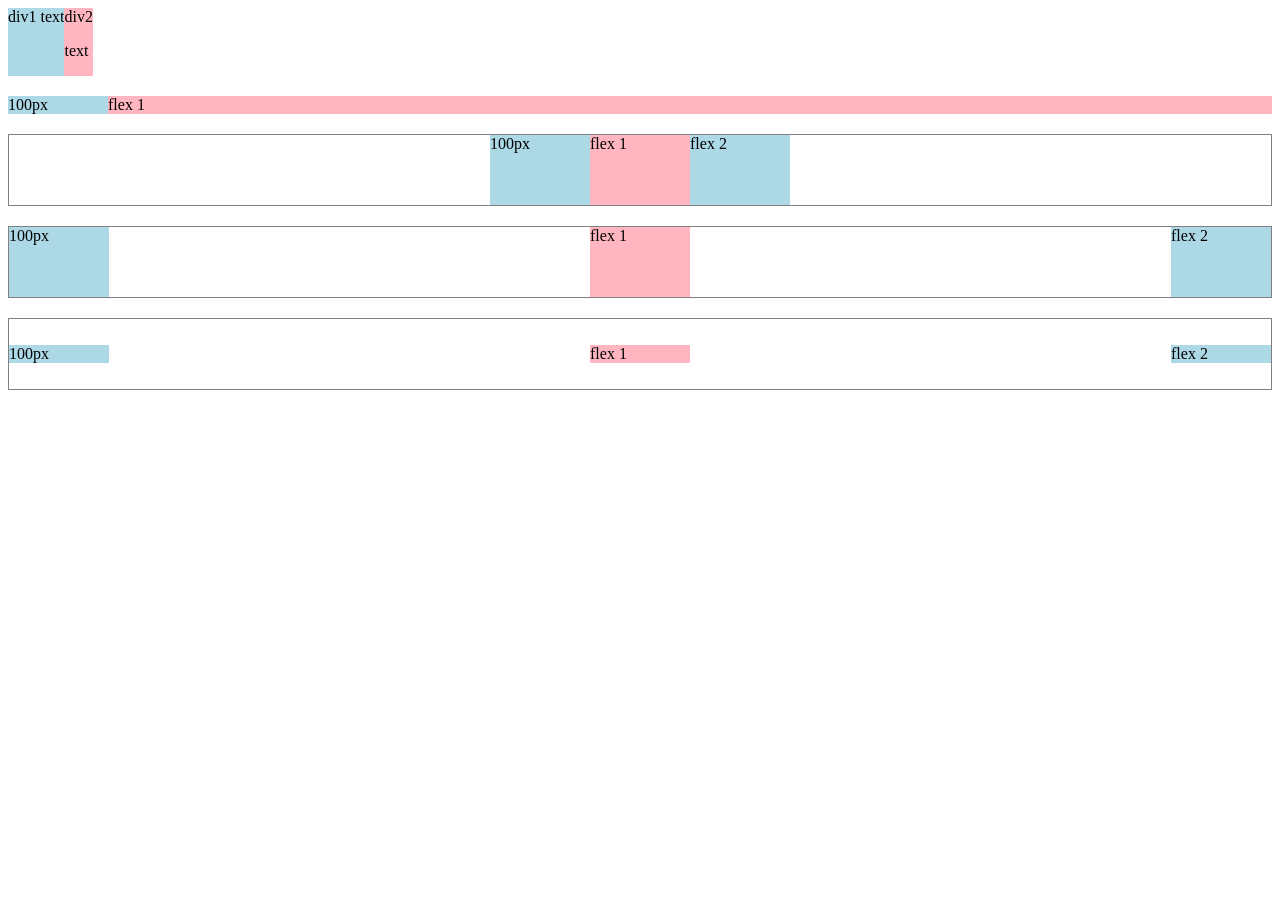
<file: flexbox.html>
<!DOCTYPE html>
<html lang="en">
  <head>
    <meta charset="UTF-8" />
    <meta name="viewport" content="width=device-width, initial-scale=1.0" />
    <title>Flexbox</title>
  </head>
  <body style="padding-bottom: 300px">
    <div style="display: flex; flex-direction: row">
      <div style="background-color: lightblue">div1 text</div>
      <div style="background: lightpink">
        div2
        <p>text</p>
      </div>
    </div>

    <div style="display: flex; flex-direction: row; margin-top: 20px">
      <div style="background-color: lightblue; width: 100px">100px</div>
      <div style="background: lightpink; flex: 1">flex 1</div>
    </div>

    <div
      style="
        height: 70px;
        border-width: 1px;
        border-style: solid;
        border-color: gray;
        display: flex;
        flex-direction: row;
        margin-top: 20px;
        justify-content: center;
      "
    >
      <div style="background-color: lightblue; width: 100px">100px</div>
      <div style="background: lightpink; width: 100px">flex 1</div>
      <div style="background-color: lightblue; width: 100px">flex 2</div>
    </div>

    <div
      style="
        height: 70px;
        border-width: 1px;
        border-style: solid;
        border-color: gray;
        display: flex;
        flex-direction: row;
        margin-top: 20px;
        justify-content: space-between;
      "
    >
      <div style="background-color: lightblue; width: 100px">100px</div>
      <div style="background: lightpink; width: 100px">flex 1</div>
      <div style="background-color: lightblue; width: 100px">flex 2</div>
    </div>

    <div
      style="
        height: 70px;
        border-width: 1px;
        border-style: solid;
        border-color: gray;
        display: flex;
        flex-direction: row;
        margin-top: 20px;
        justify-content: space-between;
        align-items: center;
      "
    >
      <div style="background-color: lightblue; width: 100px">100px</div>
      <div style="background: lightpink; width: 100px">flex 1</div>
      <div style="background-color: lightblue; width: 100px">flex 2</div>
    </div>
  </body>
</html>
</file>
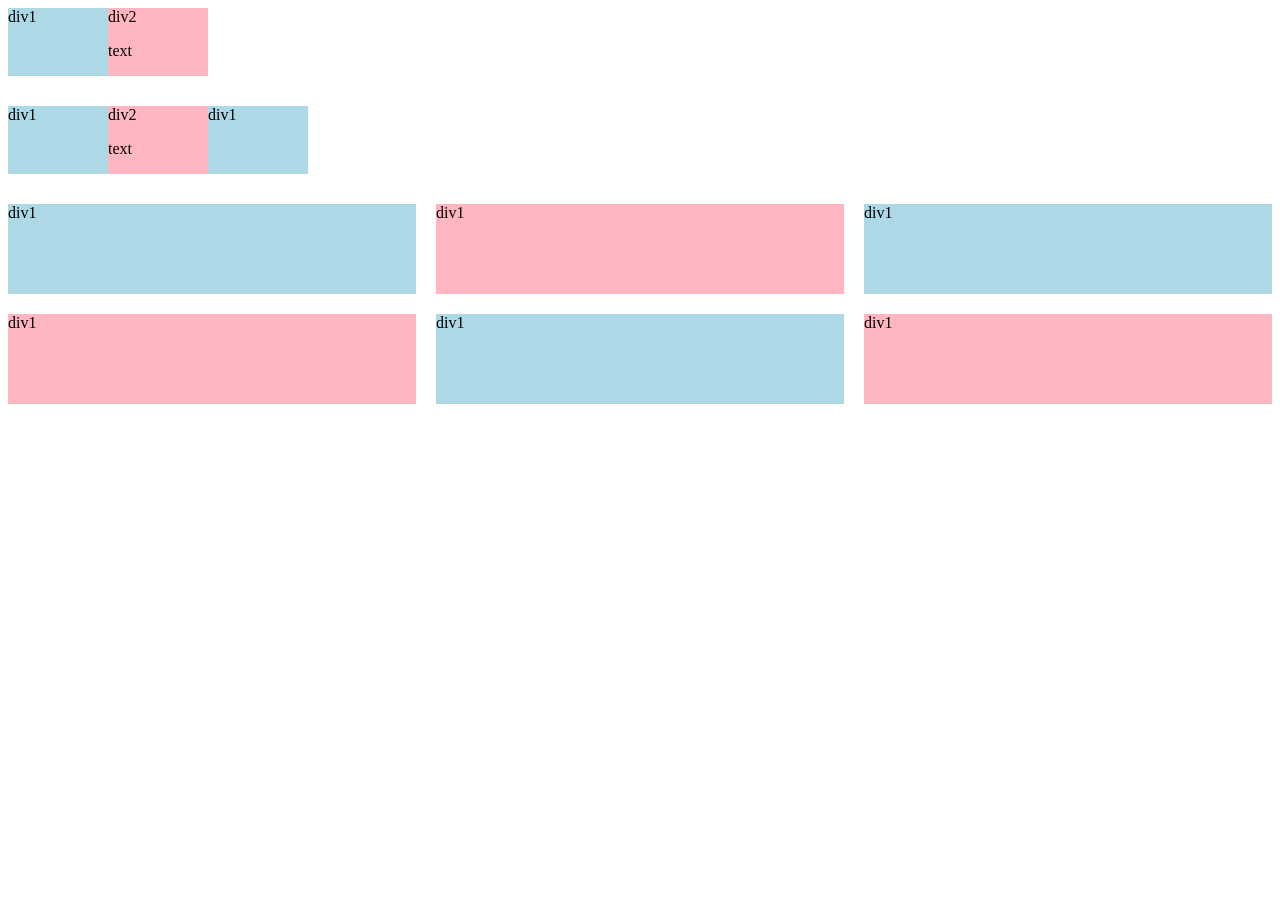
<file: grid.html>
<!DOCTYPE html>
<html lang="en">
  <head>
    <meta charset="UTF-8" />
    <meta name="viewport" content="width=device-width, initial-scale=1.0" />
    <title>Grid Practice</title>
  </head>
  <body>
    <div style="display: grid; grid-template-columns: 100px 100px">
      <div style="background-color: lightblue">div1</div>
      <div style="background-color: lightpink">
        div2
        <p>text</p>
      </div>
    </div>

    <div
      style="
        margin-top: 30px;
        display: grid;
        grid-template-columns: 100px 100px 100px;
      "
    >
      <div style="background-color: lightblue">div1</div>
      <div style="background-color: lightpink">
        div2
        <p>text</p>
      </div>
      <div style="background-color: lightblue">div1</div>
    </div>

    <div
      style="
        margin-top: 30px;
        display: grid;
        grid-template-columns: 1fr 1fr 1fr;
        height: 200px;
        column-gap: 20px;
        row-gap: 20px;
      "
    >
      <div style="background-color: lightblue">div1</div>
      <div style="background-color: lightpink">div1</div>
      <div style="background-color: lightblue">div1</div>
      <div style="background-color: lightpink">div1</div>
      <div style="background-color: lightblue">div1</div>
      <div style="background-color: lightpink">div1</div>
    </div>
  </body>
</html>
</file>
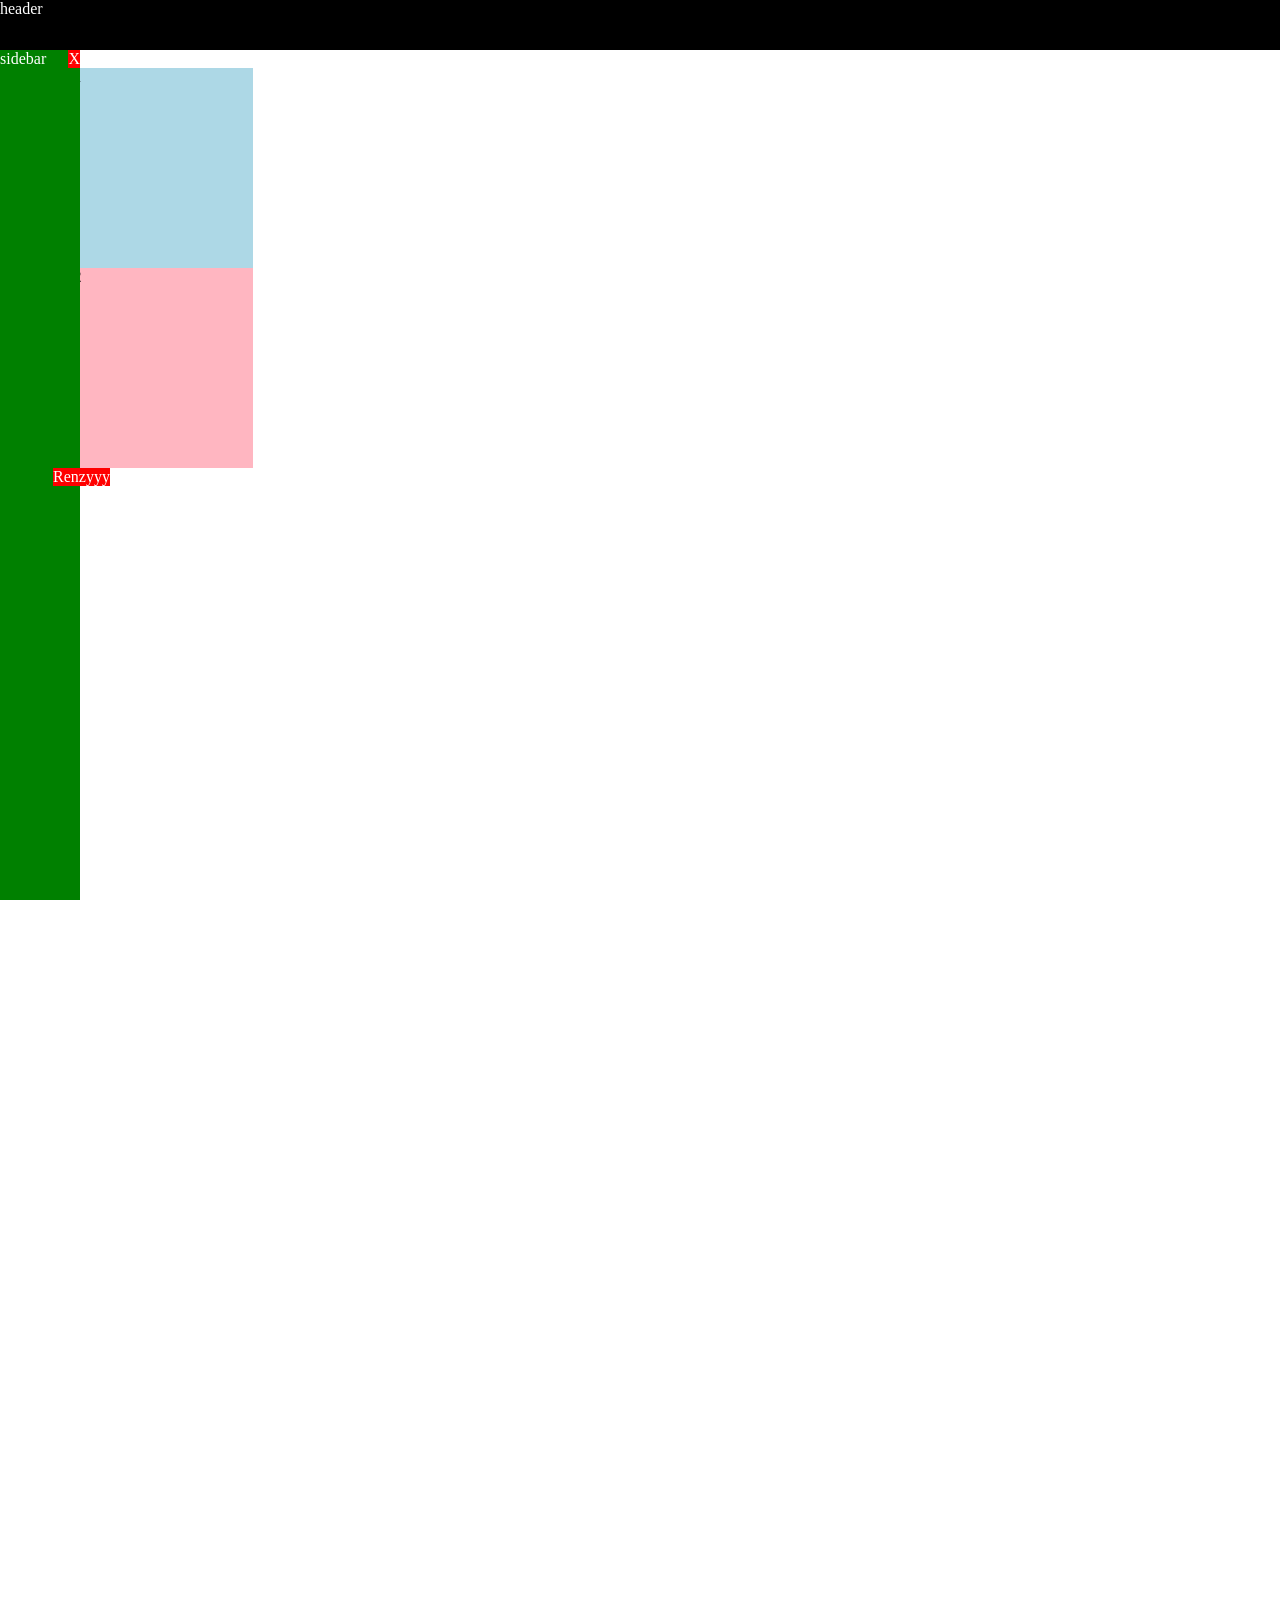
<file: position.html>
<!DOCTYPE html>
<html lang="en">
  <head>
    <meta charset="UTF-8" />
    <meta name="viewport" content="width=device-width, initial-scale=1.0" />
    <title>Position</title>
  </head>
  <body style="height: 3000px; padding-top: 60px; padding-left: 45px">
    <div
      style="
        background-color: black;
        color: white;
        position: fixed;
        top: 0;
        right: 0;
        left: 0;
        height: 50px;
        z-index: 1;
      "
    >
      header
    </div>
    <div
      style="
        background-color: green;
        color: white;
        position: fixed;
        left: 0;
        bottom: 0;
        top: 50px;
        width: 80px;
      "
    >
      sidebar
      <div
        style="
          position: absolute;
          background-color: red;
          color: white;
          top: 0;
          right: 0;
        "
      >
        X
      </div>
    </div>

    <div style="background-color: lightblue; height: 200px; width: 200px">
      div1
    </div>
    <div style="background-color: lightpink; height: 200px; width: 200px">
      div2
    </div>
    <div style="position: absolute; background-color: red; color: white">
      Renzyyy
    </div>
  </body>
</html>
</file>
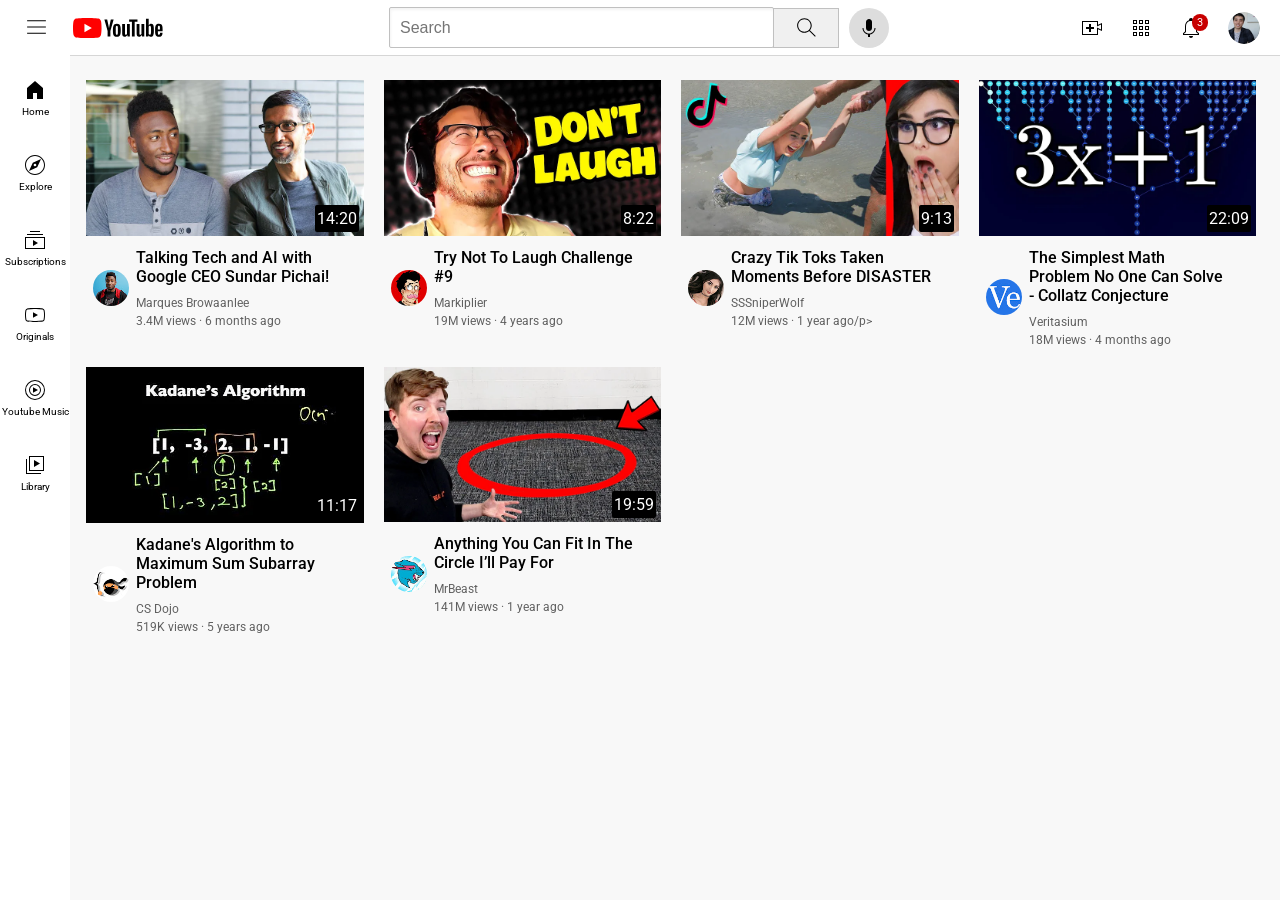
<file: youtube.html>
<!DOCTYPE html>
<html lang="en">
  <head>
    <meta charset="UTF-8" />
    <meta name="viewport" content="width=device-width, initial-scale=1.0" />
    <title>Youtube pag</title>

    <link rel="preconnect" href="https://fonts.googleapis.com" />
    <link rel="preconnect" href="https://fonts.gstatic.com" crossorigin />
    <link
      href="https://fonts.googleapis.com/css2?family=Roboto:ital,wght@0,100;0,300;0,400;0,500;0,700;0,900;1,100;1,300;1,400;1,500;1,700;1,900&display=swap"
      rel="stylesheet"
    />

    <link rel="stylesheet" href="styles2/video.css" />
    <link rel="stylesheet" href="styles2/header.css" />
    <link rel="stylesheet" href="styles2/general.css" />
    <link rel="stylesheet" href="styles2/sidebar.css" />
  </head>

  <body>
    <div class="header">
      <div class="left-section">
        <img class="hamburger-menu" src="icons/hamburger-menu.svg" />
        <img class="youtube-logo" src="icons/youtube-logo.svg" />
      </div>
      <div class="middle-section">
        <input class="search-bar" placeholder="Search" />
        <button class="search-button">
          <img class="search-icon" src="icons/search.svg" />
          <div class="tooltip">Search</div>
        </button>
        <button class="voice-search-button">
          <img class="voice-search-icon" src="icons/voice-search-icon.svg" />
          <div class="tooltip">Search with your voice</div>
        </button>
      </div>
      <div class="right-section">
        <div class="upload-icon-container">
          <img class="upload-icon" src="icons/upload.svg" />
          <div class="tooltip">Create</div>
        </div>
        <div class="youtube-apps-container">
          <img class="youtube-apps-icon" src="icons/youtube-apps.svg" />
          <div class="tooltip">Youtube apps</div>
        </div>
        <div class="notifications-icon-container">
          <img class="notifications-icon" src="icons/notifications.svg" />
          <div class="notifications-count">3</div>
          <div class="tooltip">Notifications</div>
        </div>
        <div class="thumbnails-icon-container">
          <img class="current-user-picture" src="thumbnails/my-channel.jpeg" />
        </div>
      </div>
    </div>

    <div class="sidebar">
      <div class="sidebar-link">
        <img src="icons/home.svg" />
        <div>Home</div>
      </div>
      <div class="sidebar-link">
        <img src="icons/explore.svg" />
        <div>Explore</div>
      </div>
      <div class="sidebar-link">
        <img src="icons/subscriptions.svg" />
        <div>Subscriptions</div>
      </div>
      <div class="sidebar-link">
        <img src="icons/originals.svg" />
        <div>Originals</div>
      </div>
      <div class="sidebar-link">
        <img src="icons/youtube-music.svg" />
        <div>Youtube Music</div>
      </div>
      <div class="sidebar-link">
        <img src="icons/library.svg" />
        <div>Library</div>
      </div>
    </div>

    <div class="video-grid">
      <div class="video-preview">
        <div class="thumbnail-row">
          <a href="https://www.youtube.com/watch?v=n2RNcPRtAiY"
            ><img class="thumbnail" src="thumbnails/thumbnail.webp" alt=""
          /></a>
          <div class="video-time">14:20</div>
        </div>
        <div class="video-info-grid">
          <div class="channel-picture">
            <img class="profile-picture" src="thumbnails/channel-1.jpeg" />
            <div class="tooltip">
              <div class="profile-tooltip">
                <img class="profile-picture" src="thumbnails/channel-1.jpeg" />
              </div>
              <div class="content">
                <p class="author">Marques Browaanlee</p>
                <p class="subscribers">15M subscribers</p>
              </div>
            </div>
          </div>
          <div class="video-info">
            <p class="video-title">
              Talking Tech and AI with Google CEO Sundar Pichai!
            </p>
            <p class="video-author">Marques Browaanlee</p>
            <p class="video-stats">3.4M views &#183; 6 months ago</p>
          </div>
        </div>
      </div>

      <div class="video-preview">
        <div class="thumbnail-row">
          <a href="https://www.youtube.com/watch?v=mP0RAo9SKZk">
            <img class="thumbnail" src="thumbnails/thumbnail-2.webp" alt=""
          /></a>
          <div class="video-time">8:22</div>
        </div>
        <div class="video-info-grid">
          <div class="channel-picture">
            <img class="profile-picture" src="thumbnails/channel-2.jpeg" />
            <div class="tooltip">
              <div class="profile-tooltip">
                <img class="profile-picture" src="thumbnails/channel-2.jpeg" />
              </div>
              <div class="content">
                <p class="author">Markiplier</p>
                <p class="subscribers">36.4M subscribers</p>
              </div>
            </div>
          </div>
          <div class="video-info">
            <p class="video-title">Try Not To Laugh Challenge #9</p>
            <p class="video-author">Markiplier</p>
            <p class="video-stats">19M views &#183; 4 years ago</p>
          </div>
        </div>
      </div>

      <div class="video-preview">
        <div class="thumbnail-row">
          <a href="https://www.youtube.com/watch?v=FgjPQQeTh1w">
            <img class="thumbnail" src="thumbnails/thumbnail-3.webp" alt=""
          /></a>
          <div class="video-time">9:13</div>
        </div>
        <div class="video-info-grid">
          <div class="channel-picture">
            <img class="profile-picture" src="thumbnails/channel-3.jpeg" />
            <div class="tooltip">
              <div class="profile-tooltip">
                <img class="profile-picture" src="thumbnails/channel-3.jpeg" />
              </div>
              <div class="content">
                <p class="author">SSSniperWolf</p>
                <p class="subscribers">36.4M subscribers</p>
              </div>
            </div>
          </div>
          <div class="video-info">
            <p class="video-title">
              Crazy Tik Toks Taken Moments Before DISASTER
            </p>
            <p class="video-author">SSSniperWolf</p>
            <p class="video-stats">12M views &#183; 1 year ago/p></p>
          </div>
        </div>
      </div>

      <div class="video-preview">
        <div class="thumbnail-row">
          <a href="https://www.youtube.com/watch?v=094y1Z2wpJg">
            <img class="thumbnail" src="thumbnails/thumbnail-4.webp" alt=""
          /></a>
          <div class="video-time">22:09</div>
        </div>
        <div class="video-info-grid">
          <div class="channel-picture">
            <img class="profile-picture" src="thumbnails/channel-4.jpeg" />
            <div class="tooltip">
              <div class="profile-tooltip">
                <img class="profile-picture" src="thumbnails/channel-4.jpeg" />
              </div>
              <div class="content">
                <p class="author">Veritasium</p>
                <p class="subscribers">34.3M subscribers</p>
              </div>
            </div>
          </div>
          <div class="video-info">
            <p class="video-title">
              The Simplest Math Problem No One Can Solve - Collatz Conjecture
            </p>
            <p class="video-author">Veritasium</p>
            <p class="video-stats">18M views &#183; 4 months ago</p>
          </div>
        </div>
      </div>

      <div class="video-preview">
        <div class="thumbnail-row">
          <a href="https://www.youtube.com/watch?v=86CQq3pKSUw">
            <img class="thumbnail" src="thumbnails/thumbnail-5.webp" alt=""
          /></a>
          <div class="video-time">11:17</div>
        </div>
        <div class="video-info-grid">
          <div class="channel-picture">
            <img class="profile-picture" src="thumbnails/channel-5.jpeg" />
            <div class="tooltip">
              <div class="profile-tooltip">
                <img class="profile-picture" src="thumbnails/channel-5.jpeg" />
              </div>
              <div class="content">
                <p class="author">Veritasium</p>
                <p class="subscribers">34.3M subscribers</p>
              </div>
            </div>
          </div>
          <div class="video-info">
            <p class="video-title">
              Kadane's Algorithm to Maximum Sum Subarray Problem
            </p>
            <p class="video-author">CS Dojo</p>
            <p class="video-stats">519K views &#183; 5 years ago</p>
          </div>
        </div>
      </div>

      <div class="video-preview">
        <div class="thumbnail-row">
          <a href="https://www.youtube.com/watch?v=yXWw0_UfSFg">
            <img class="thumbnail" src="thumbnails/thumbnail-6.webp" alt=""
          /></a>
          <div class="video-time">19:59</div>
        </div>
        <div class="video-info-grid">
          <div class="channel-picture">
            <img class="profile-picture" src="thumbnails/channel-6.jpeg" />
            <div class="tooltip">
              <div class="profile-tooltip">
                <img class="profile-picture" src="thumbnails/channel-6.jpeg" />
              </div>
              <div class="content">
                <p class="author">MrBeast</p>
                <p class="subscribers">34.3M subscribers</p>
              </div>
            </div>
          </div>
          <div class="video-info">
            <p class="video-title">
              Anything You Can Fit In The Circle I’ll Pay For
            </p>
            <p class="video-author">MrBeast</p>
            <p class="video-stats">141M views &#183; 1 year ago</p>
          </div>
        </div>
      </div>
    </div>
  </body>
</html>
</file>
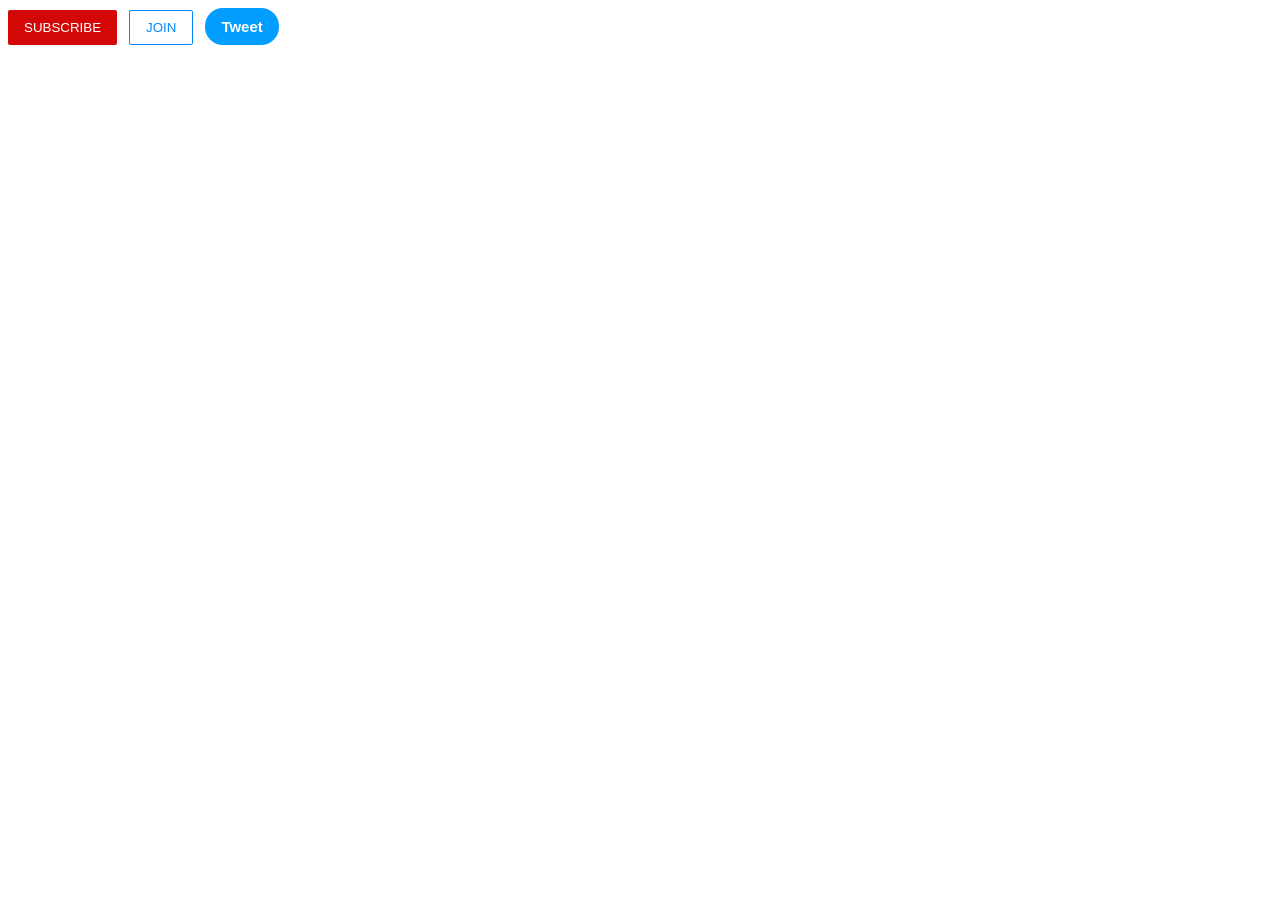
<file: pages/buttons.html>
<!DOCTYPE html>
<html lang="en">
  <head>
    <meta charset="UTF-8" />
    <meta name="viewport" content="width=device-width, initial-scale=1.0" />
    <title>Buttons</title>
    <link rel="stylesheet" href="../styles/buttons.css" />
  </head>

  <body>
    <button class="bo">SUBSCRIBE</button>
    <button class="re">JOIN</button>
    <button class="mi">Tweet</button>
  </body>
</html>
</file>
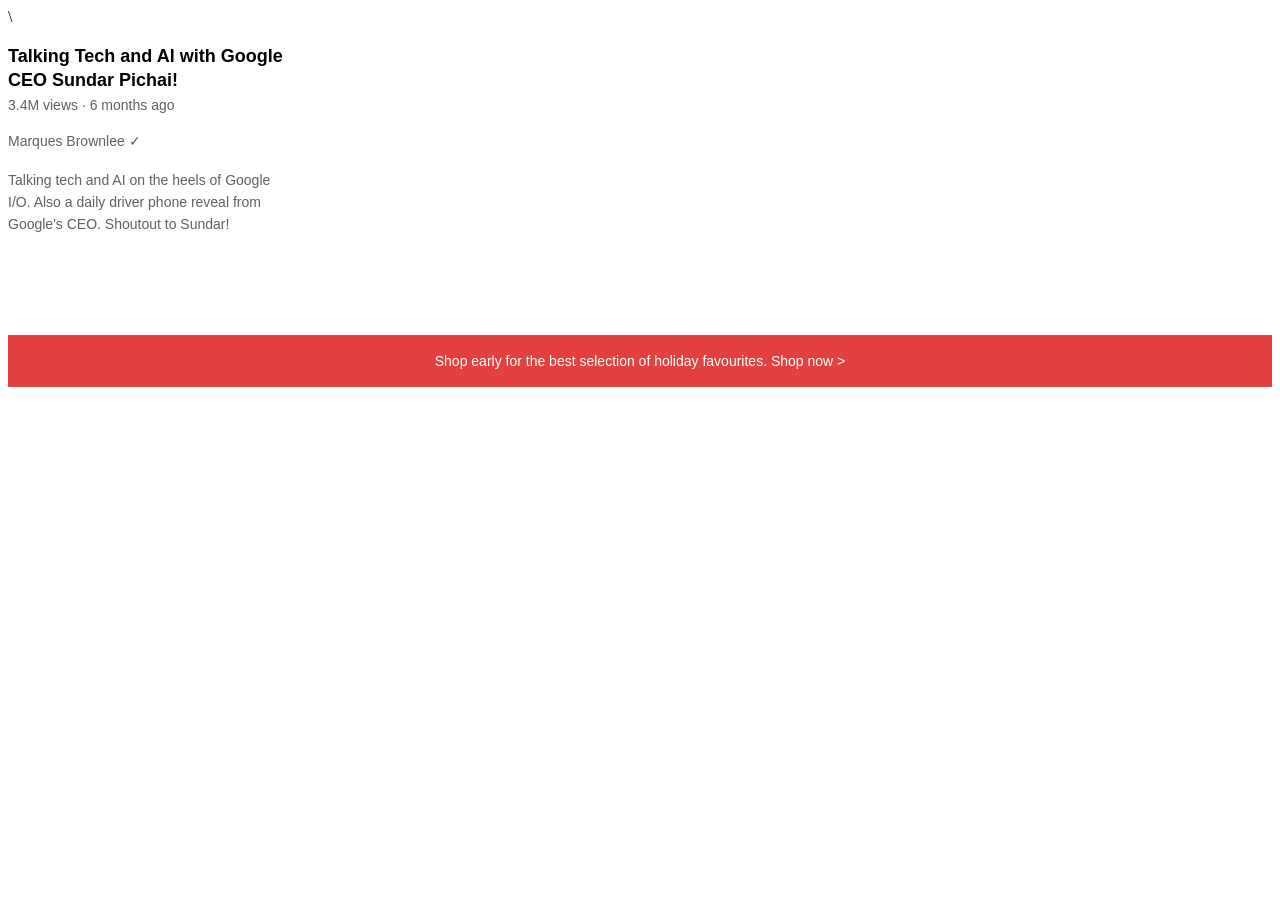
<file: pages/text.html>
<!DOCTYPE html>
<html lang="en">
  <head>
    <meta charset="UTF-8" />
    <meta name="viewport" content="width=device-width, initial-scale=1.0" />
    <title>Text</title>
    \
    <link rel="preconnect" href="https://fonts.googleapis.com" />
    <link rel="preconnect" href="https://fonts.gstatic.com" crossorigin />
    <link
      href="https://fonts.googleapis.com/css2?family=Roboto:ital,wght@0,100;0,300;0,400;0,500;0,700;0,900;1,100;1,300;1,400;1,500;1,700;1,900&display=swap"
      rel="stylesheet"
    />
    <link rel="stylesheet" href="../styles/text.css" />
  </head>

  <body>
    <p class="video-title">
      Talking Tech and Al with Google CEO Sundar Pichai!
    </p>

    <p class="video-stats">3.4M views &#183; 6 months ago</p>

    <p class="video-author">Marques Brownlee &#10003;</p>

    <p class="video-description">
      Talking tech and AI on the heels of Google I/O. Also a daily driver phone
      reveal from Google's CEO. Shoutout to Sundar!
    </p>

    <p class="apple-text">
      Shop early for the best selection of holiday favourites.
      <span class="shop-text">Shop now</span> &#62;
    </p>
  </body>
</html>
</file>
<file: styles2/video.css>
.thumbnail {
  width: 100%;
}

.video-title {
  width: 200px;
  margin-top: 0;
  font-weight: 500;
  line-height: 145x;
  margin-bottom: 10px;
}

.video-info-grid {
  display: grid;
  grid-template-columns: 50px 1fr;
}

.profile-picture {
  width: 36px;
  border-radius: 50px;
}

.thumbnail-row {
  margin-bottom: 8px;
  position: relative;
}

.video-author,
.video-stats {
  font-size: 12px;
  color: rgb(96, 96, 96);
}

.video-author {
  margin-bottom: 4px;
}

.video-grid {
  display: grid;
  grid-template-columns: 1fr 1fr 1fr;
  column-gap: 20px;
  row-gap: 20px;
}

@media (max-width: 750px) {
  .video-grid {
    grid-template-columns: 1fr 1fr;
  }
}

@media (min-width: 751px) and (min-width: 999px) {
  .video-grid {
    grid-template-columns: 1fr 1fr 1fr;
  }
}

@media (min-width: 1000px) {
  .video-grid {
    grid-template-columns: 1fr 1fr 1fr 1fr;
  }
}

.video-time {
  background-color: black;
  color: white;
  position: absolute;
  bottom: 8px;
  right: 5px;
  font: 12px;
  font-weight: 500px;
  padding: 4px 2px 4px 2px;
  border-radius: 2px;
}

.channel-picture {
  position: relative;
  display: flex;
  justify-content: center;
  align-items: center;
  cursor: pointer;
}

.author {
  color: black;
  font-size: 13px;
  padding-left: 8px;
  font-weight: 700;
  margin-bottom: 2px;
}

.subscribers {
  font: 12px;
  color: gray;
  padding-left: 8px;
  font-weight: 500;
}

.channel-picture .tooltip {
  height: 40px;

  position: absolute;
  background-color: white;
  color: white;
  padding-top: 4px;
  padding-bottom: 4px;
  padding-left: 8px;
  padding-right: 8px;
  font-size: 12px;
  bottom: -40px;
  right: -140px;
  opacity: 0;
  transition: opacity 0.15;
  pointer-events: none;
  white-space: nowrap;
  display: flex;
  z-index: 1;
  border-radius: 4px;
  box-shadow: 5px 5px 5px rgba(0, 0, 0, 0.15);
}

.channel-picture:hover .tooltip {
  opacity: 1;
}
</file>
<file: styles2/header.css>
.header {
  height: 55px;
  display: flex;
  flex-direction: row;
  justify-content: space-between;
  position: fixed;
  top: 0;
  right: 0;
  left: 0;
  background-color: white;
  border-bottom-width: 1px;
  border-bottom-style: solid;
  border-bottom-color: rgb(214, 214, 214);
  z-index: 100;
}

.left-section {
  display: flex;
  align-items: center;
}

.middle-section {
  flex: 1;
  margin-left: 70px;
  margin-right: 35px;
  max-width: 500px;
  display: flex;
  align-items: center;
}

.right-section {
  width: 180px;
  display: flex;
  align-items: center;
  justify-content: space-between;
  margin-right: 20px;
  flex-shrink: 0;
}

.hamburger-menu {
  height: 25px;
  margin-left: 24px;
  margin-right: 24px;
}

.youtube-logo {
  height: 20px;
}

.search-button {
  height: 40px;
  width: 66px;
  background-color: rgb(240, 240, 240);
  border-width: 1px;
  border-style: solid;
  border-color: rgb(192, 192, 192);
  margin-left: -1px;
  margin-right: 10px;
  cursor: pointer;
}

.search-button,
.voice-search-button,
.upload-icon-container,
.youtube-apps-container,
.notifications-icon-container,
.thumbnails-icon-container {
  position: relative;
  display: flex;
  justify-content: center;
  align-items: center;
  cursor: pointer;
}

.search-button .tooltip,
.voice-search-button .tooltip,
.upload-icon-container .tooltip,
.youtube-apps-container .tooltip,
.notifications-icon-container .tooltip {
  position: absolute;
  background-color: gray;
  color: white;
  padding-top: 4px;
  padding-bottom: 4px;
  padding-left: 8px;
  padding-right: 8px;
  font-size: 12px;
  bottom: -30px;
  opacity: 0;
  transition: opacity 0.15;
  pointer-events: none;
  white-space: nowrap;
}

.search-button:hover .tooltip,
.voice-search-button:hover .tooltip,
.upload-icon-container:hover .tooltip,
.youtube-apps-container:hover .tooltip,
.notifications-icon-container:hover .tooltip {
  opacity: 1;
}

.voice-search-button {
  height: 40px;
  width: 40px;
  border-radius: 20px;
  border: none;
  background-color: rgb(221, 221, 221);
}

.search-bar {
  flex: 1;
  height: 37px;
  font-size: 16px;
  padding-left: 10px;
  border-width: 1px;
  border-style: solid;
  border-color: rgb(192, 192, 192);
  border-radius: 2px;
  box-shadow: inset 1px 2px 3px rgba(0, 0, 0, 0.05);
  width: 0;
}

.search-bar::placeholder {
  font-size: 16px;
}

.search-icon {
  height: 25px;
}

.voice-search-icon {
  height: 24px;
}

.upload-icon {
  height: 24px;
}

.youtube-apps-icon {
  height: 24px;
}

.notifications-icon {
  height: 24px;
}

.notifications-icon-container {
  position: relative;
}

.notifications-count {
  position: absolute;
  background-color: rgb(200, 0, 0);
  color: white;
  top: -2px;
  right: -5px;

  font-size: 11px;
  padding-left: 5px;
  padding-top: 2px;
  padding-right: 5px;
  padding-bottom: 2px;
  border-radius: 10px;
}

.current-user-picture {
  height: 32px;
  border-radius: 16px;
}
</file>
<file: styles2/general.css>
p {
  margin-top: 0;
  margin-bottom: 0;
}

body {
  margin: 0;
  padding-top: 80px;
  padding-left: 86px;
  padding-right: 24px;
  background-color: rgb(248, 248, 248);
  font-family: Roboto, Arial;
}
</file>
<file: styles2/sidebar.css>
.sidebar {
  position: fixed;
  bottom: 0;
  left: 0;
  top: 55px;
  background-color: white;
  width: 70px;
  z-index: 200;
  padding-top: 5px;
}

.sidebar-link {
  height: 74px;
  margin-bottom: 1px;
  display: flex;
  justify-content: center;
  align-items: center;
  flex-direction: column;
  cursor: pointer;
}

.sidebar-link:hover {
  background-color: lightgray;
}

.sidebar-link img {
  height: 24px;
  margin-bottom: 4px;
}

.sidebar-link div {
  font-family: Roboto, arial;
  font-size: 10px;
}
</file>
<file: styles/buttons.css>
.bo {
  background-color: rgb(211, 7, 7);
  color: white;
  border: none;
  padding-top: 10px;
  padding-bottom: 10px;
  padding-left: 16px;
  padding-right: 16px;
  border-radius: 2px;
  cursor: pointer;
  margin-right: 8px;
  margin-right: 8px;
  transition: opacity 0.15s;
}
.bo:hover {
  opacity: 0.8;
}
.bo:active {
  opacity: 0.4;
}
.re {
  background-color: white;
  border-color: rgb(2, 137, 255);
  color: rgb(2, 137, 255);
  padding-top: 9px;
  padding-bottom: 9px;
  padding-left: 16px;
  padding-right: 16px;
  border-style: solid;
  border-width: 1px;
  border-radius: 2px;
  cursor: pointer;
  margin-right: 8px;
  transition: background-color 1s, color 1s;
}
.re:hover {
  background-color: rgb(2, 137, 255);
  color: white;
}
.re:active {
  opacity: 0.7;
}
.mi {
  background-color: rgb(2, 158, 255);
  color: white;
  border: none;
  padding-top: 10px;
  padding-bottom: 10px;
  padding-left: 16px;
  padding-right: 16px;
  border-radius: 18px;
  font-weight: bold;
  font-size: 15px;
  cursor: pointer;
}
.mi:hover {
  box-shadow: 5px 5px 10px rgba(0, 0, 0, 0.2);
}
</file>
<file: styles/text.css>
p {
  font-family: arial;
}
.video-title {
  font-size: 18px;
  font-weight: bold;
  width: 275px;
  line-height: 24px;
  margin-bottom: 5px;
}
.video-stats {
  font-size: 14px;
  color: rgb(96, 96, 96);
  margin-top: 14px;
  margin-top: 0;
}
.video-author {
  font-size: 14px;
  color: rgb(96, 96, 96);
  margin-top: 20px;
  margin-bottom: 0;
}
.video-description {
  font-size: 14px;
  color: rgb(96, 96, 96);
  width: 275px;
  line-height: 22px;
  margin-top: 20px;
  margin-bottom: 100px;
}
.apple-text {
  margin-bottom: 50px;
  font-size: 14px;
  color: white;
  background-color: #e34140;
  text-align: center;
  padding-top: 18px;
  padding-bottom: 18px;
}
.shop-text {
  cursor: pointer;
}
.shop-text:hover {
  text-decoration: underline;
}
</file>
